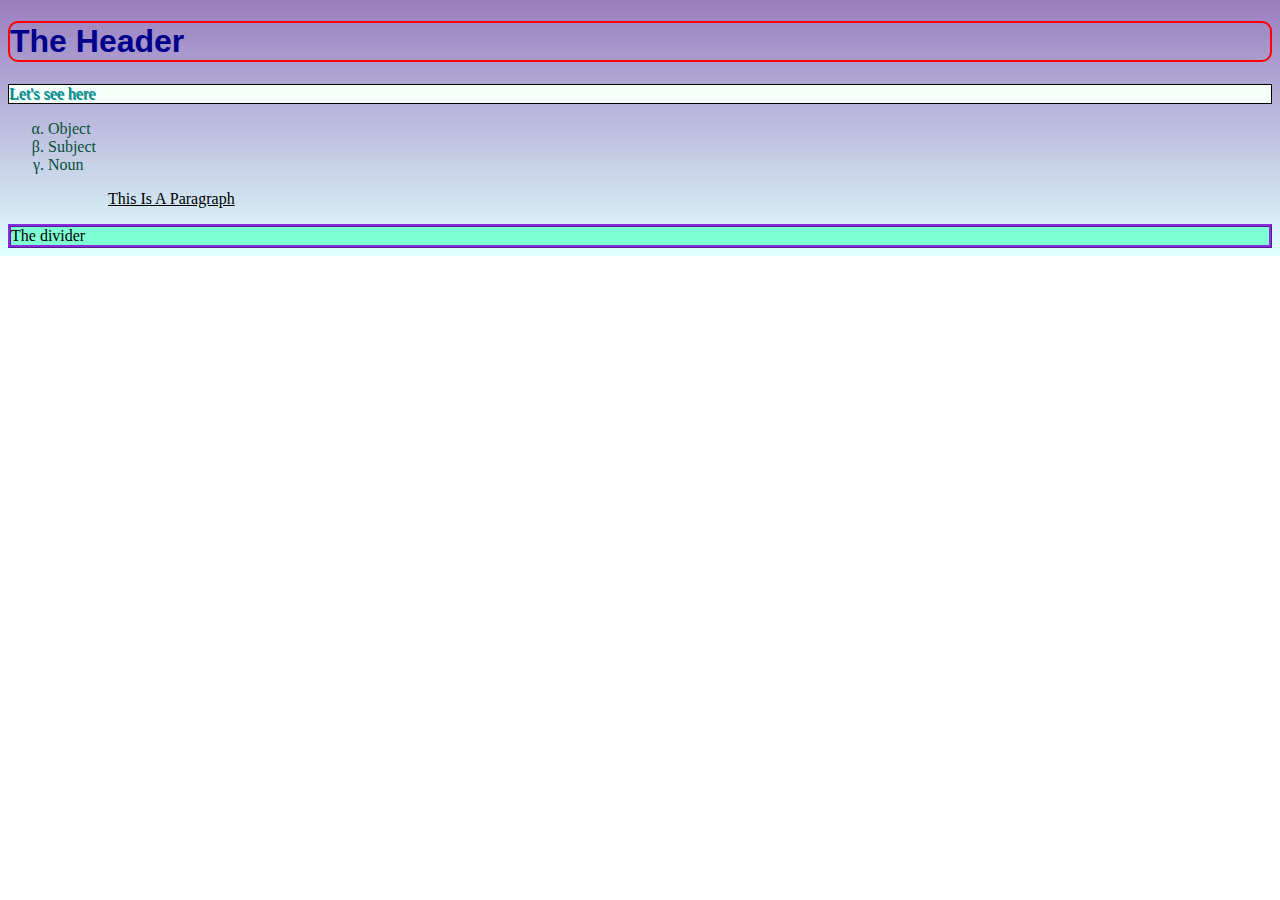
<file: CSS Basics/index.html>
<!DOCTYPE html>
<html>
<head>
    <link rel="stylesheet" href="styles.css">
    <title>Joni Kontusalmi</title>
</head>

<body>
    <h1 class="header-example"> The Header </h1>
    <p class="color-example">Let's see here</p>
    <ul class="list-example">
        <li>Object</li>
        <li>Subject</li>
        <li>Noun</li>
    </ul>
    <p class="text-example">This is a paragraph</p>
    <div class="div-example">The divider</div>
</body>
</html>
</file>
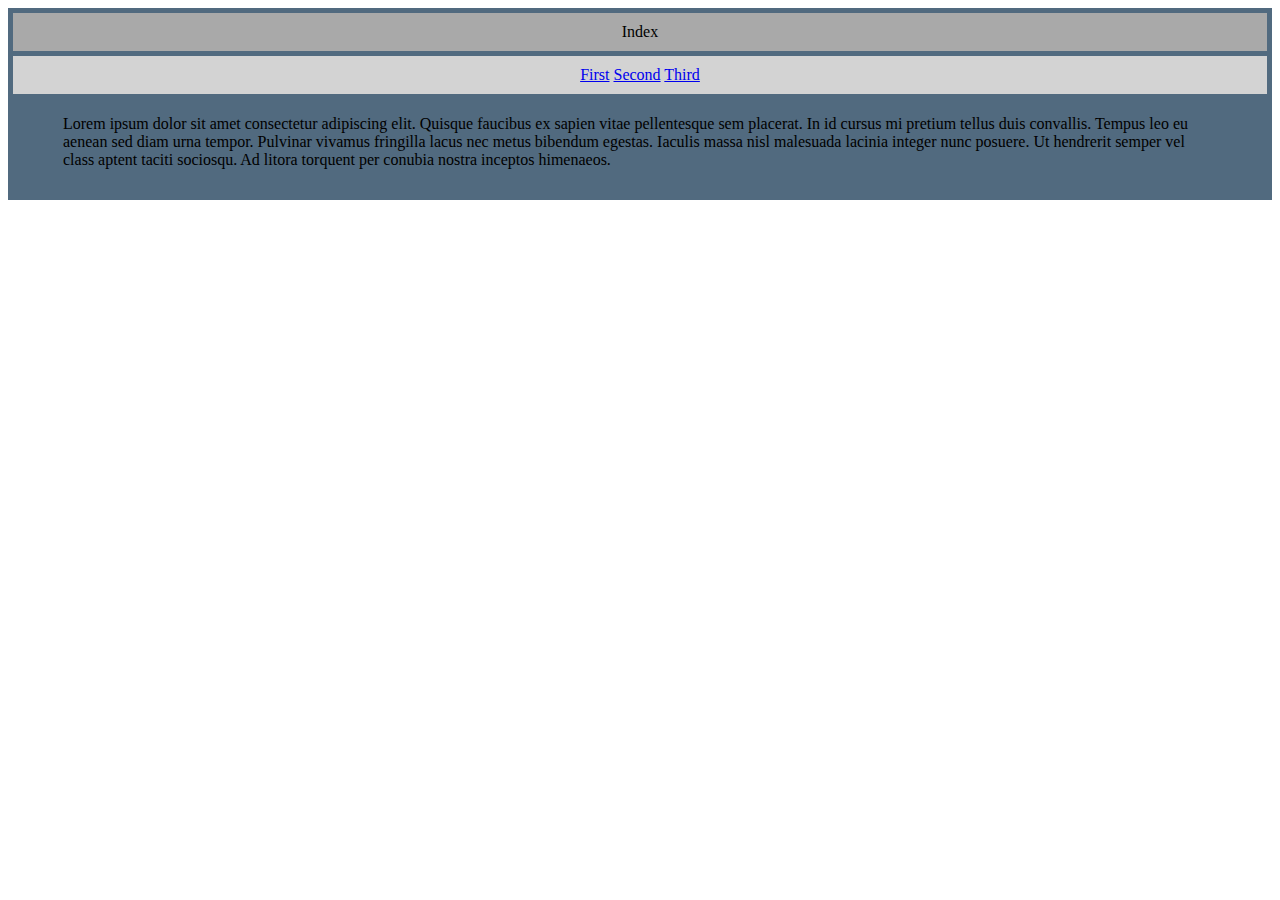
<file: Layout/index.html>
<!DOCTYPE html>
<html>
<head>
    <link rel="stylesheet" href="styles.css">
        <title>Joni Kontusalmi</title>
        
<style>

</style>
</head>
<body>

    <div class="container"> 
        <div class="header">Index</div>
        <div class="nav">
            <a href="index.html">First</a>
            <a href="second.html">Second</a>
            <a href="third.html">Third</a>
        </div>
        <p style="padding-left: 50px; padding-right: 50px;" > 
            Lorem ipsum dolor sit amet consectetur adipiscing elit. Quisque faucibus ex sapien vitae pellentesque sem placerat. In id cursus mi pretium tellus duis convallis. Tempus leo eu aenean sed diam urna tempor. Pulvinar vivamus fringilla lacus nec metus bibendum egestas. Iaculis massa nisl malesuada lacinia integer nunc posuere. Ut hendrerit semper vel class aptent taciti sociosqu. Ad litora torquent per conubia nostra inceptos himenaeos.
        </p>
        
    </div>
        
</body>
</file>
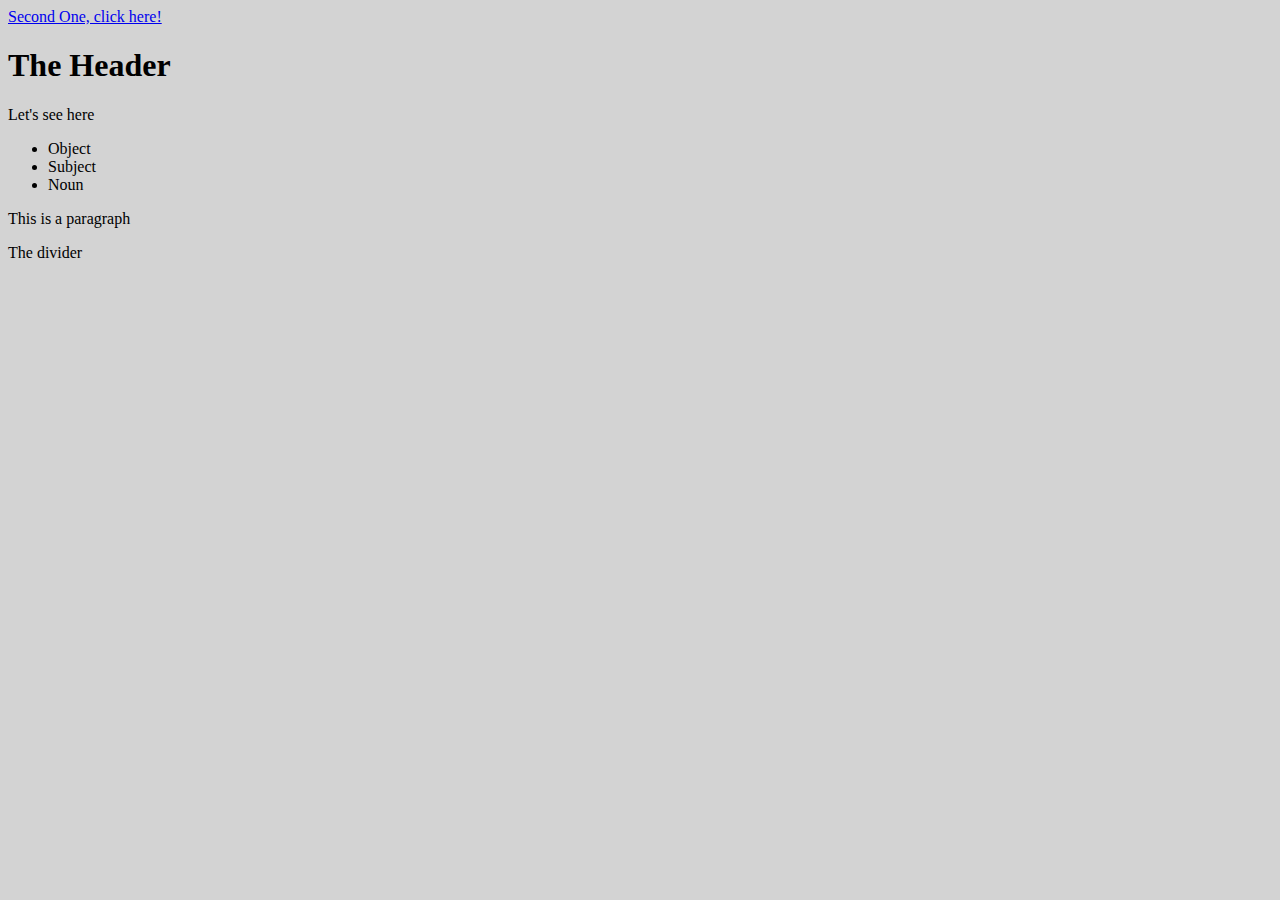
<file: WebDesign/index.html>
<!DOCTYPE html>
<html>
<head>
    <link rel="stylesheet" href="styles.css">
    <title>Joni Kontusalmi</title>
</head>

<body>
    <nav>
        <a href="second.html">Second One, click here!</a>
    </nav>
    <h1 class="header-example"> The Header </h1>
    <p class="color-example">Let's see here</p>
    <ul class="list-example">
        <li>Object</li>
        <li>Subject</li>
        <li>Noun</li>
    </ul>
    <p class="text-example">This is a paragraph</p>
    <div class="div-example">The divider</div>
    
</body>
</html>
</file>
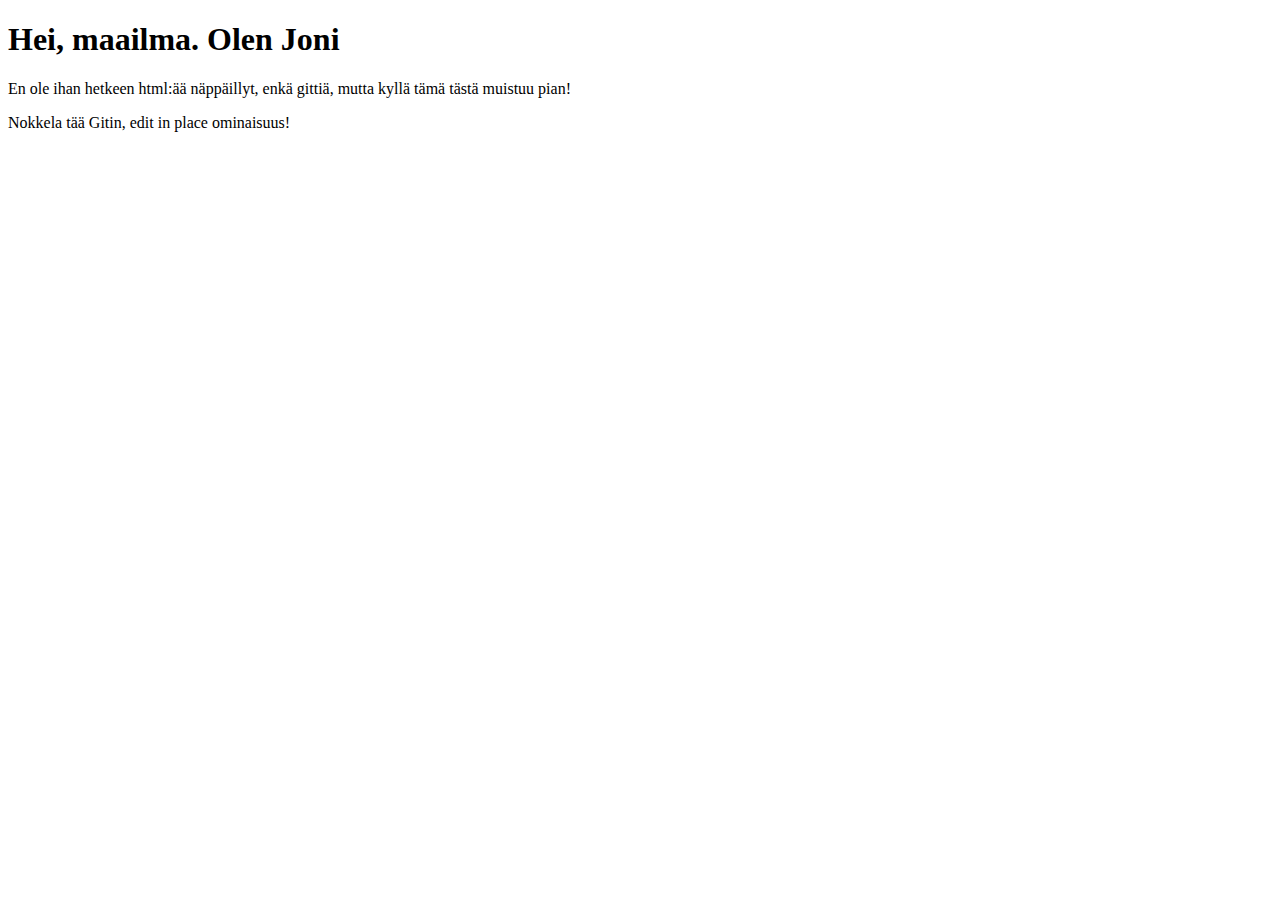
<file: HTMLbasic.html>
<!DOCTYPE html>
<html>
<head>
<title>True Ascetic</title>
</head>
<body>
<h1>Hei, maailma. Olen Joni</h1>
<p>En ole ihan hetkeen html:ää näppäillyt, enkä gittiä, mutta kyllä tämä tästä muistuu pian!</p>
  <p>
    Nokkela tää Gitin, edit in place ominaisuus!
  </p>
</body>
</html>
</file>
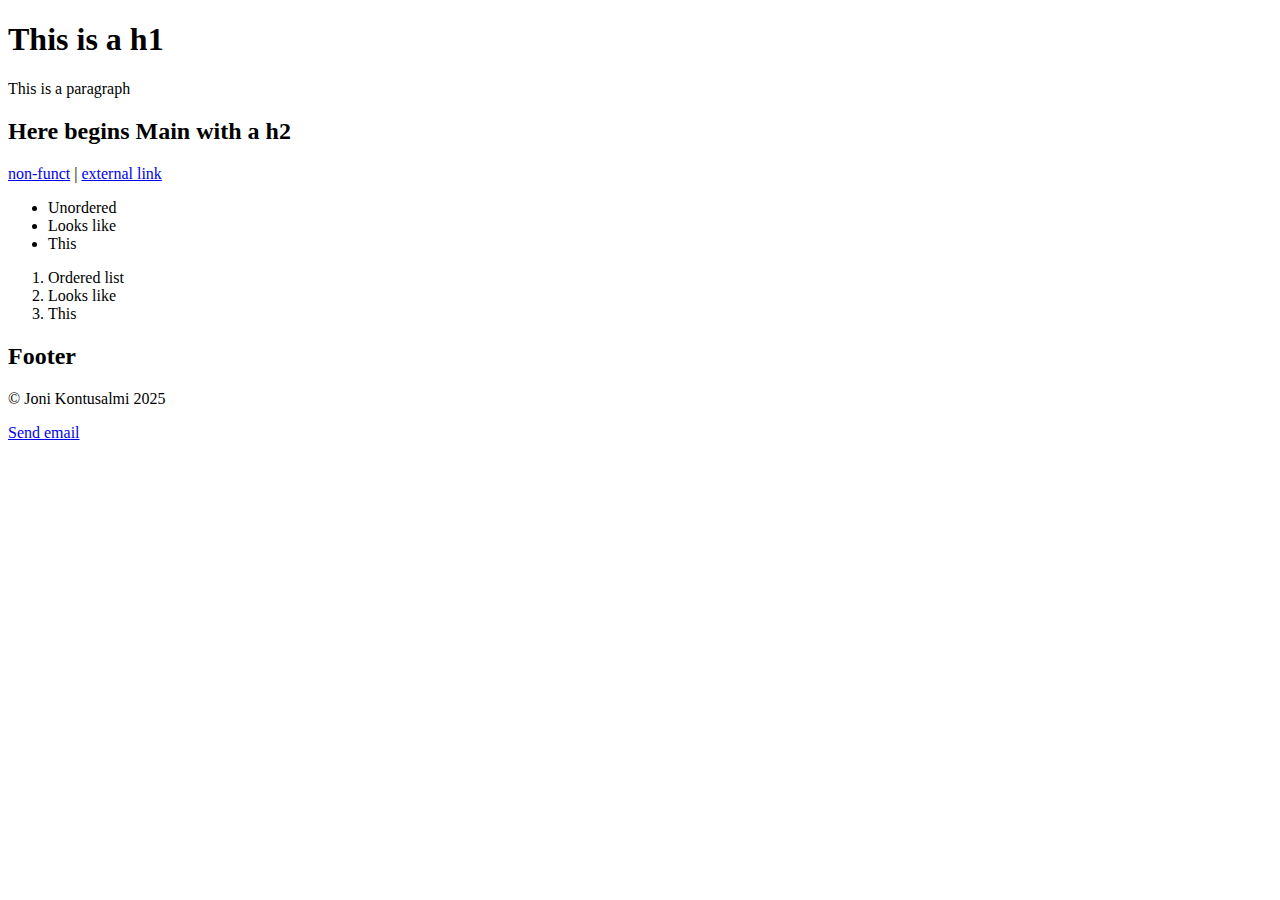
<file: module2handon.html>
<!DOCTYPE html>
<html lang="en">
<head>
    <meta charset="UTF-8">
    <meta name="viewport" content="width=device-width, initial-scale=1.0">
    <title>Joni ja HTML</title>
</head>
<body>
    <header>
        <h1>
            This is a h1
        </h1>
        <p>
            This is a paragraph
        </p>
    </header>

    <main>
        <h2>
            Here begins Main with a h2
        </h2>
        <nav>
            <a href="/non-funct/">non-funct</a> |
            <a href="https://www.ascetic.fi">external link</a>
        </nav>
        <ul>
            <li>Unordered</li>
            <li>Looks like</li>
            <li>This</li>
        </ul>
        <ol>
            <li>Ordered list</li>
            <li>Looks like</li>
            <li>This</li>
        </ol>
    </main>

    <footer>
        <h2>Footer</h2>
        <p>&copy; Joni Kontusalmi 2025</p>
        <p><a href="mailto:joni.kontusalmi@student-laurea.fi">Send email</a></p>
    </footer>

        
</body>
</html>
</file>
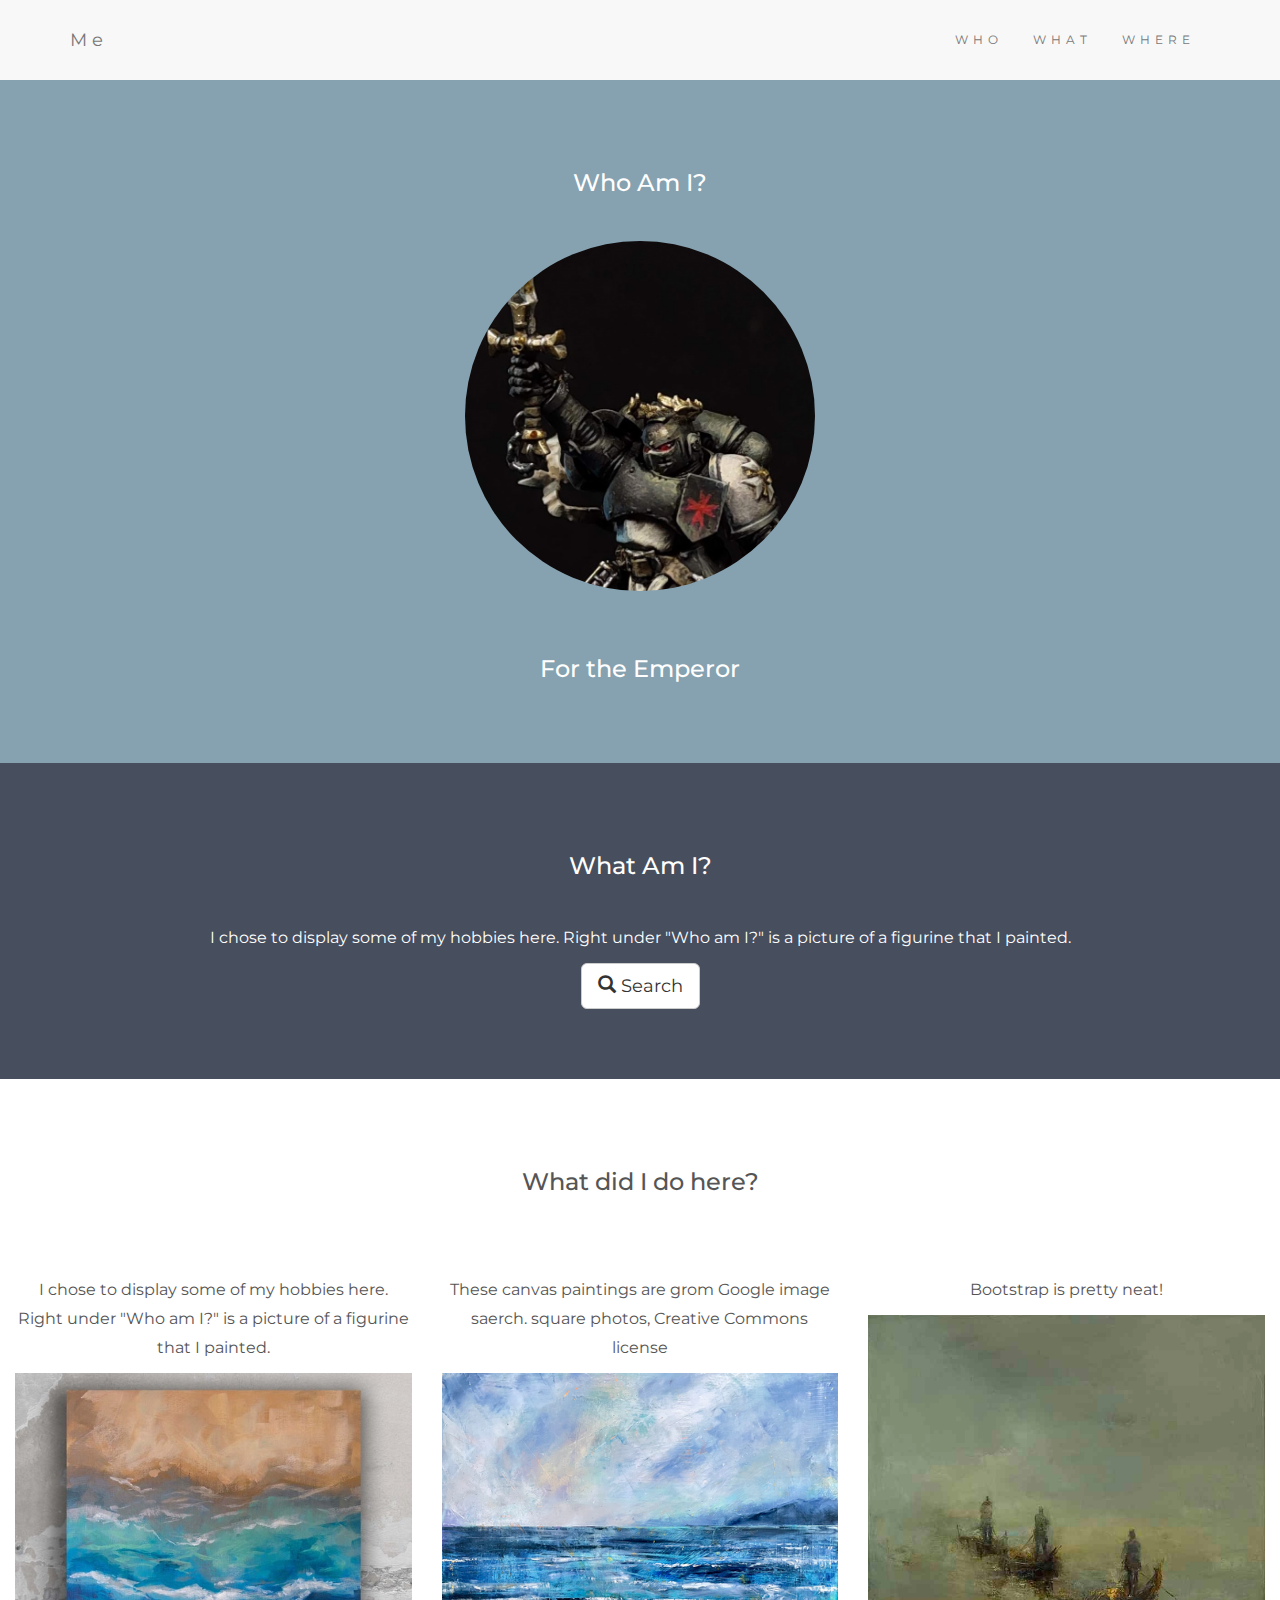
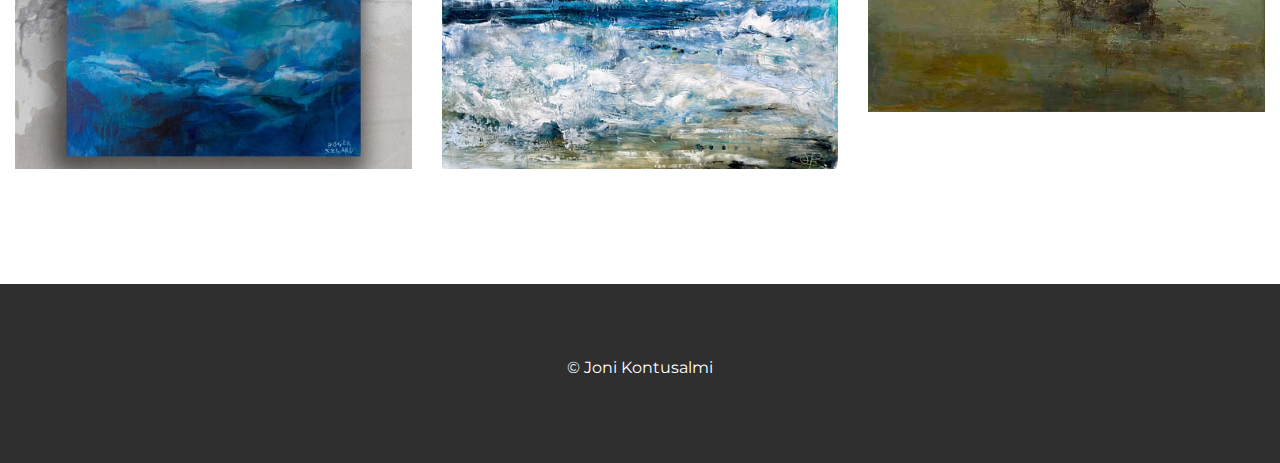
<file: Bootstrap/module7.html>
<!DOCTYPE html>
<html lang="en">
<head>
  <!-- Theme Made By www.w3schools.com - No Copyright -->
  <title>Bootstrap Theme Simply Me</title>
  <meta charset="utf-8">
  <meta name="viewport" content="width=device-width, initial-scale=1">
  <link rel="stylesheet" href="https://maxcdn.bootstrapcdn.com/bootstrap/3.4.1/css/bootstrap.min.css">
  <link href="https://fonts.googleapis.com/css?family=Montserrat" rel="stylesheet">
  <script src="https://ajax.googleapis.com/ajax/libs/jquery/3.7.1/jquery.min.js"></script>
  <script src="https://maxcdn.bootstrapcdn.com/bootstrap/3.4.1/js/bootstrap.min.js"></script>
  <style>
  body {
    font: 20px Montserrat, sans-serif;
    line-height: 1.8;
    color: #f5f6f7;
  }
  p {font-size: 16px;}
  .margin {margin-bottom: 45px;}
  .bg-1 { 
    background-color: #86a2b0; /* Green */
    color: #ffffff;
  }
  .bg-2 { 
    background-color: #474e5d; /* Dark Blue */
    color: #ffffff;
  }
  .bg-3 { 
    background-color: #ffffff; /* White */
    color: #555555;
  }
  .bg-4 { 
    background-color: #2f2f2f; /* Black Gray */
    color: #fff;
  }
  .container-fluid {
    padding-top: 70px;
    padding-bottom: 70px;
  }
  .navbar {
    padding-top: 15px;
    padding-bottom: 15px;
    border: 0;
    border-radius: 0;
    margin-bottom: 0;
    font-size: 12px;
    letter-spacing: 5px;
  }
  .navbar-nav  li a:hover {
    color: #1abc9c !important;
  }
  </style>
</head>
<body>

<!-- Navbar -->
<nav class="navbar navbar-default">
  <div class="container">
    <div class="navbar-header">
      <button type="button" class="navbar-toggle" data-toggle="collapse" data-target="#myNavbar">
        <span class="icon-bar"></span>
        <span class="icon-bar"></span>
        <span class="icon-bar"></span>                        
      </button>
      <a class="navbar-brand" href="#">Me</a>
    </div>
    <div class="collapse navbar-collapse" id="myNavbar">
      <ul class="nav navbar-nav navbar-right">
        <li><a href="#">WHO</a></li>
        <li><a href="#">WHAT</a></li>
        <li><a href="#">WHERE</a></li>
      </ul>
    </div>
  </div>
</nav>

<!-- First Container -->
<div class="container-fluid bg-1 text-center">
  <h3 class="margin">Who Am I?</h3>
  <img src="portrait.jpg" class="img-responsive img-circle margin" style="display:inline" alt="In the grim darkness of the far future there is only war" width="350" height="350">
  <h3>For the Emperor</h3>
</div>

<!-- Second Container -->
<div class="container-fluid bg-2 text-center">
  <h3 class="margin">What Am I?</h3>
  <p>I chose to display some of my hobbies here. Right under "Who am I?" is a picture of a figurine that I painted.</p>
  <a href="#" class="btn btn-default btn-lg">
    <span class="glyphicon glyphicon-search"></span> Search
  </a>
</div>

<!-- Third Container (Grid) -->
<div class="container-fluid bg-3 text-center">    
  <h3 class="margin">What did I do here?</h3><br>
  <div class="row">
    <div class="col-sm-4">
      <p>I chose to display some of my hobbies here. Right under "Who am I?" is a picture of a figurine that I painted.</p>
      <img src="img1.jpg" class="img-responsive margin" style="width:100%" alt="paintign of a sea">
    </div>
    <div class="col-sm-4"> 
      <p>These canvas paintings are grom Google image saerch. square photos, Creative Commons license</p>
      <img src="img2.png" class="img-responsive margin" style="width:100%" alt="Image">
    </div>
    <div class="col-sm-4"> 
      <p>Bootstrap is pretty neat!</p>
      <img src="img3.jpg" class="img-responsive margin" style="width:100%" alt="Image">
    </div>
  </div>
</div>

<!-- Footer -->
<footer class="container-fluid bg-4 text-center">
  <p> &copy; Joni Kontusalmi</p> 
</footer>

</body>
</html>
</file>
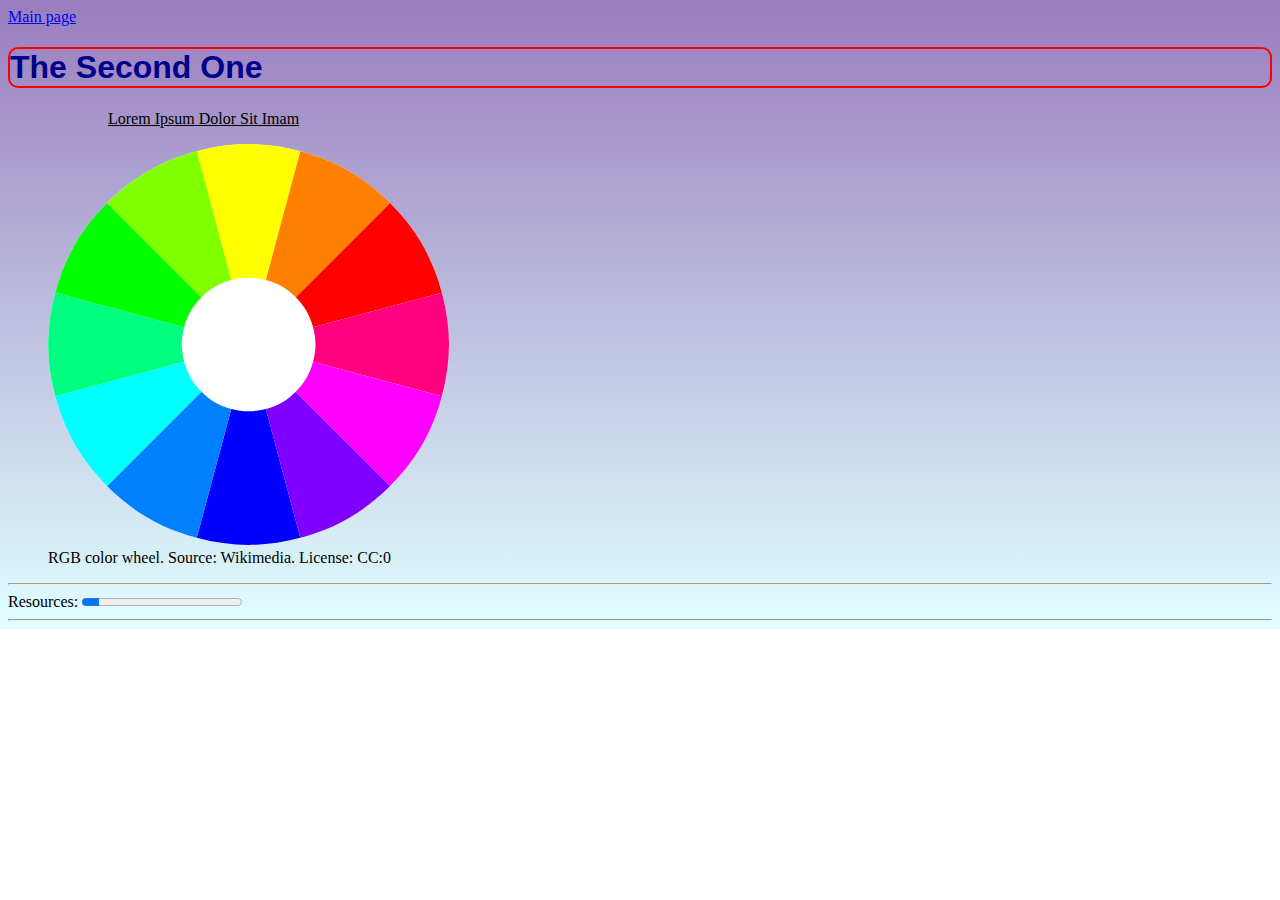
<file: CSS Basics/second.html>
<!DOCTYPE html>
<html>
    <head>
        <link rel="stylesheet" href="styles.css">
        <title>Joni Kontusalmi</title>
    </head>

    <body>
        <nav>
            <a href="index.html">Main page</a>
        </nav>
        <h1 class="header-example">The Second One</h1>
        <p class="text-example">
            Lorem ipsum dolor sit imam
        </p>
        <figure>
            <img src="RGB_color_wheel_12.svg" alt="RGB color wheel">
            <figcaption>RGB color wheel. Source: Wikimedia. License: CC:0</figcaption>
        </figure>
        <hr>
        <label for="file">Resources:</label>
        <progress id="file" value="11" max="100">low</progress>
        <hr>
    </body>
</html>
</file>
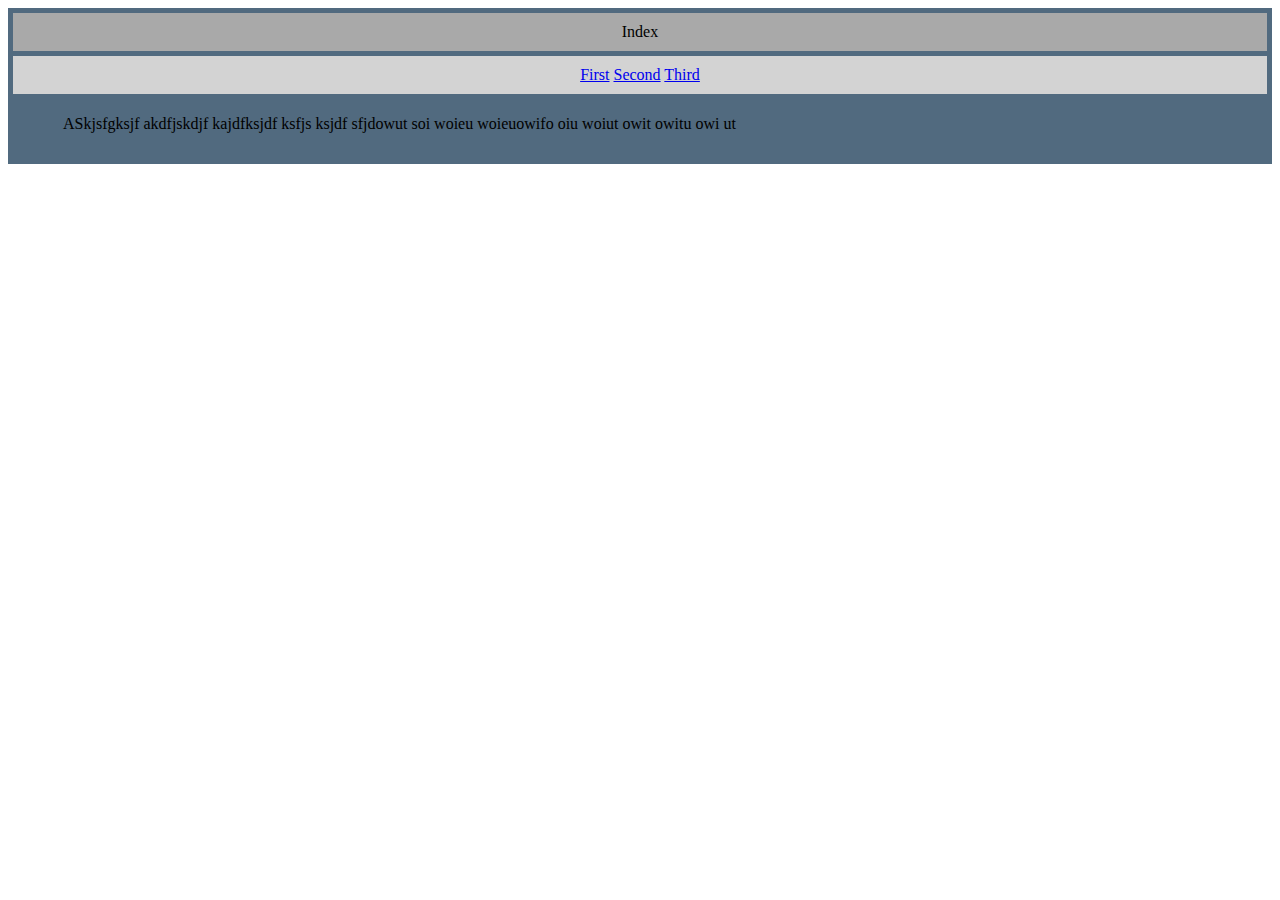
<file: Layout/second.html>
<!DOCTYPE html>
<html>
<head>
    <link rel="stylesheet" href="styles.css">
        <title>Joni Kontusalmi</title>
        
<style>

</style>
</head>
<body>

    <div class="container"> 
        <div class="header">Index</div>
        <div class="nav">
            <a href="index.html">First</a>
            <a href="second.html">Second</a>
            <a href="third.html">Third</a>
        </div>
        <p style="padding-left: 50px; padding-right: 50px;" > 
            ASkjsfgksjf akdfjskdjf kajdfksjdf ksfjs ksjdf sfjdowut soi woieu woieuowifo oiu woiut owit owitu owi ut
        </p>
        
    </div>
        
</body>
</file>
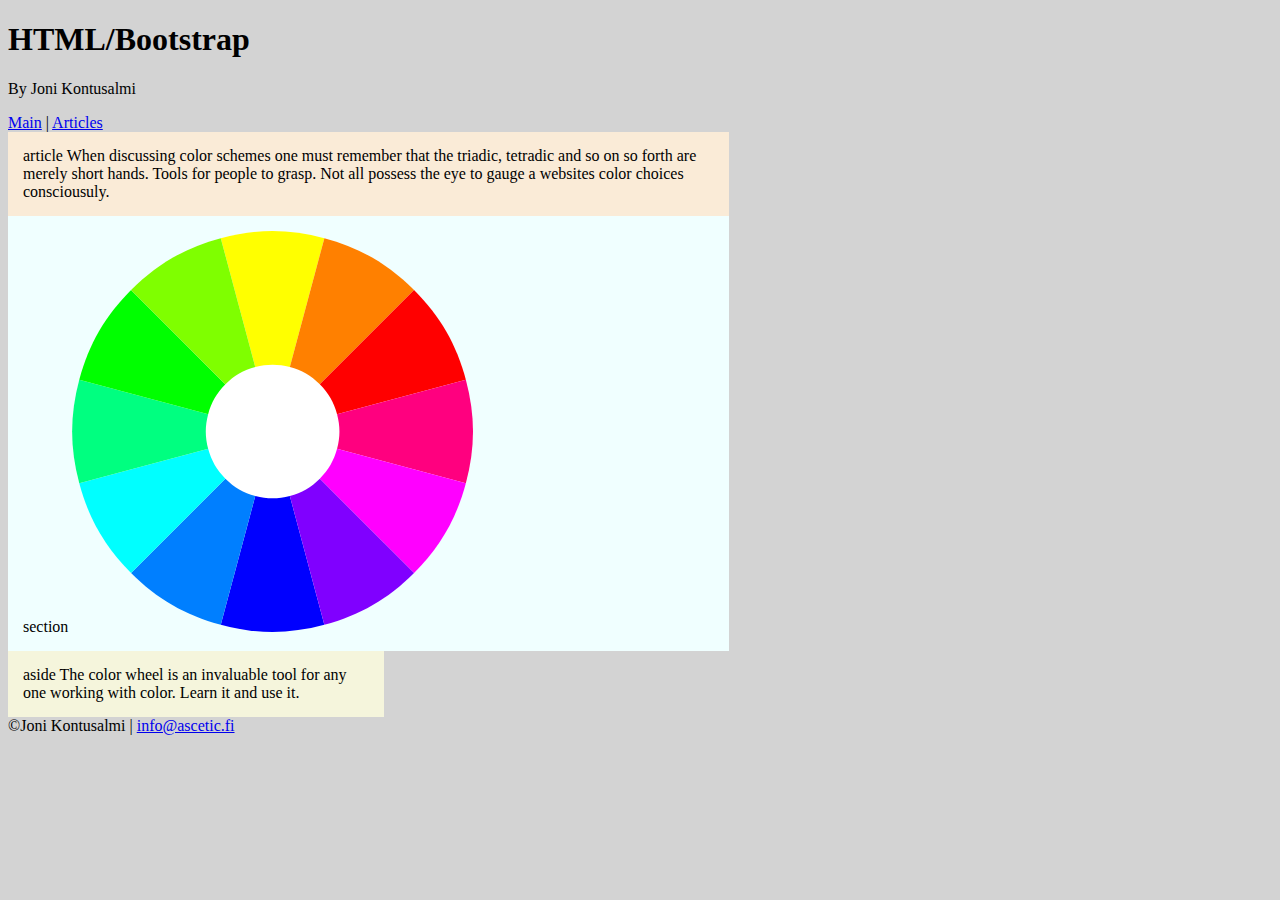
<file: WebDesign/second.html>
<!DOCTYPE html>
<html lang="en">
<head>
  <title>Bootstrap Example</title>
  <meta charset="utf-8">
  <meta name="viewport" content="width=device-width, initial-scale=1">
  <link href="https://cdn.jsdelivr.net/npm/bootstrap@5.2.3/dist/css/bootstrap.min.css" rel="stylesheet" integrity="sha384-rbsA2VBKQhggwzxH7pPCaAqO46MgnOM80zW1RWuH61DGLwZJEdK2Kadq2F9CUG65" crossorigin="anonymous">
  <link rel="stylesheet" href="styles.css">
</head>

    <body>

        <div class="container-fluid">
            <h1>HTML/Bootstrap</h1>
            <p>By Joni Kontusalmi</p>
        </div>

        <div class="container-fluid">
            <div class="row">
                <div class="col">
                    <a href="index.html">Main</a> | <a href="second.html">Articles</a>
                </div>
            </div>

            <div class="row">
                <div class="col-md-9"> 
                    <article>article
                        When discussing color schemes one must remember that the triadic, tetradic and so on so forth are merely short hands. Tools for people to grasp. Not all possess the eye to gauge a websites color choices consciousuly.
                    </article> 
                </div>
                <div class="col-md-9"> 
                    <section>section
                        <img src="RGB_color_wheel_12.svg" alt="A picture of a color wheel">
                    </section> 
                </div>
                <div class="col-md-3">
                    <aside>aside
                        The color wheel is an invaluable tool for any one working with color. Learn it and use it.
                    </aside>
                </div>
            </div>
            
         </div>

         <div class="container-fluid">
            <footer>&copy;Joni Kontusalmi | <a href="mailto: info@ascetic.fi">info@ascetic.fi</a></footer>
         </div>
            
         <script src="https://cdn.jsdelivr.net/npm/bootstrap@5.2.3/dist/js/bootstrap.bundle.min.js" integrity="sha384-kenU1KFdBIe4zVF0s0G1M5b4hcpxyD9F7jL+jjXkk+Q2h455rYXK/7HAuoJl+0I4" crossorigin="anonymous"></script>
   
    </body>
</html>
</file>
<file: CSS Basics/styles.css>
body{
    background-image: linear-gradient(rgb(153, 125, 190), lightcyan);
    background-repeat: no-repeat;
}

.color-example {
    color: darkcyan;
    text-shadow: 1px 1px;
    background-color: mintcream;
    border-style: solid; border-width: 1px; border-color: black;
}

.header-example {
    font-size: 16;
    font-family: 'Franklin Gothic Medium', 'Arial Narrow', Arial, sans-serif;
    color: darkblue;
    border: solid 2px red;
    border-radius: 10px;
}

.list-example {
    list-style:lower-greek;
    color: rgb(5, 80, 60);
}

.text-example {
    font-family: 'Times New Roman', Times, serif;
    font-size: 11;
    margin-left: 100px;
    text-transform: capitalize;
    text-decoration: underline;
}

.div-example {
    background-color: aquamarine;
    border-style: ridge;
    border-color: blueviolet;
}

.flashy-para {
    border-style: dotted;
    border-radius: 20px;
    border-color: blue;
}

.flashy-header {
    border-style: dashed;
    border-color: aqua;
    border-radius: 15px;
    padding-left: 15px;
    margin-left: 50px;
}
</file>
<file: Layout/styles.css>
.container {
    display: grid;
    grid-template-areas:
      "header header header"
      "nav nav nav"
      "menu article article"
      "menu article article"
      "footer footer footer";
    /*grid-template-columns: 3fr 3fr;*/
    gap: 5px;
    background-color: #516a7f;
    padding: 5px;
  }
  .container > div {
    background-color: rgba(255, 255, 255, 0.941);
    padding: 10px;
  }
  .container > div.header {
    grid-area: header;
    text-align: center;
    background-color: darkgray;
  }
  .container > div.nav {
    grid-area: nav;
    text-align: center;
    background-color: lightgray;
  }
  .container > div.menu {
    grid-area: menu;
    float: left;
  }
  .container > div.content {
    grid-area: content;
  }
  .container > div.article {
    grid-area: article;
    background-color: aliceblue;
  }
  .container > div.footer {
    grid-area: footer;
    background-color: darkgray;
  }

  /* link coloration */
  a:hover {
    color: red;
  }
  a:visited {
    color: purple
  }
</file>
<file: WebDesign/styles.css>
body{
    background-color: lightgrey;
    max-width: 90%;
}

article {
    background-color:antiquewhite;
    width: 60%;
    padding: 15px;
}

section{
    background-color: azure;
    width: 60%;
    padding: 15px;
    
}

aside{
    background-color: beige;
    max-width: 30%;
    padding: 15px;
    
}
</file>
